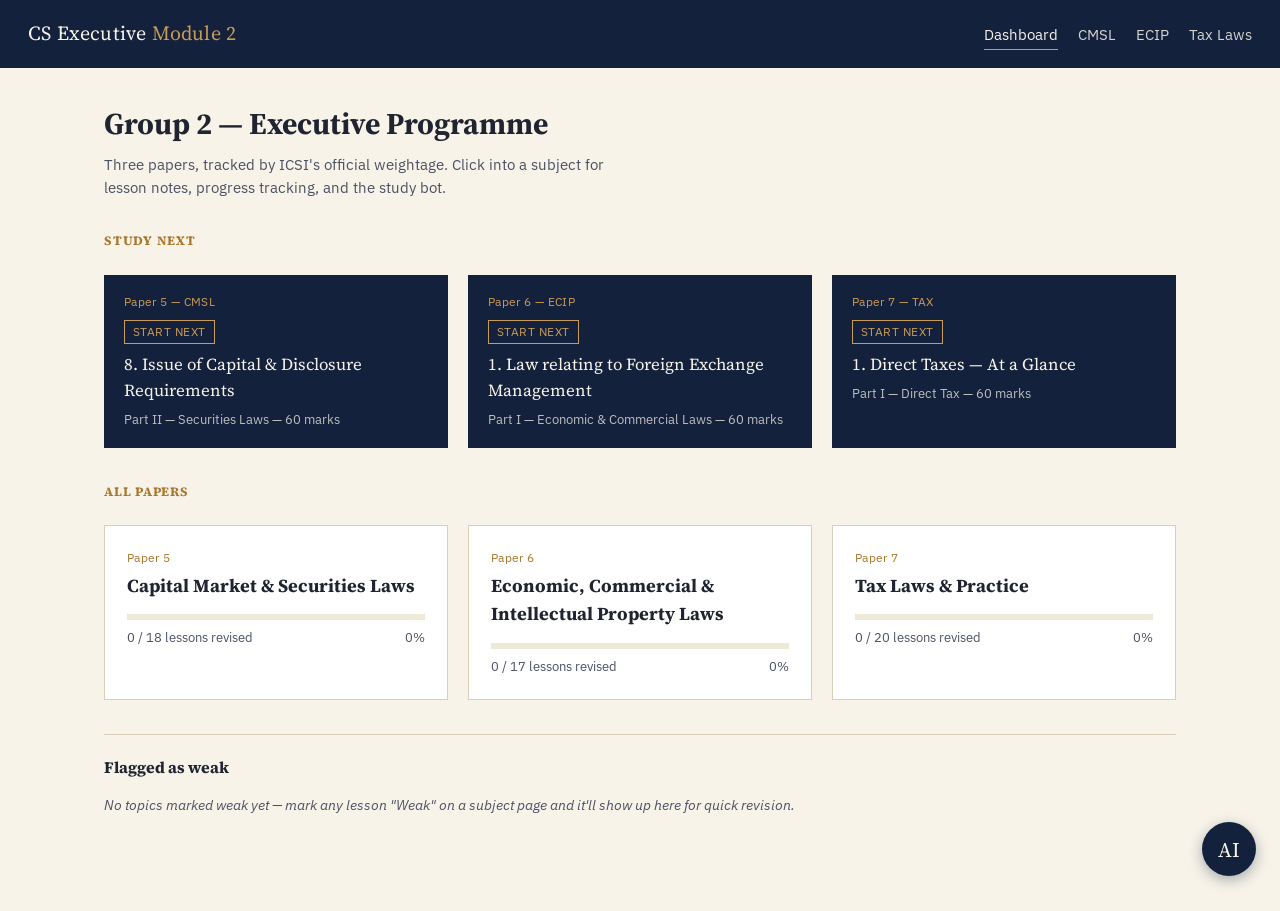
<file: index.html>
<!DOCTYPE html>
<html lang="en">
<head>
<meta charset="UTF-8" />
<meta name="viewport" content="width=device-width, initial-scale=1" />
<title>CS Executive Module 2 — Study Guide</title>
<link rel="preconnect" href="https://fonts.googleapis.com">
<link href="https://fonts.googleapis.com/css2?family=Source+Serif+4:opsz,wght@8..60,400;8..60,600&family=IBM+Plex+Sans:wght@400;500;600&display=swap" rel="stylesheet">
<link rel="stylesheet" href="assets/style.css?v=5" />
</head>
<body>
  <div class="topbar">
    <a href="index.html" class="brand">CS Executive <span>Module 2</span></a>
    <nav>
      <a href="index.html" class="active">Dashboard</a>
      <a href="subject.html?paper=cmsl">CMSL</a>
      <a href="subject.html?paper=ecip">ECIP</a>
      <a href="subject.html?paper=tax">Tax Laws</a>
    </nav>
  </div>

  <div class="wrap">
    <div class="hero">
      <h1>Group 2 — Executive Programme</h1>
      <p>Three papers, tracked by ICSI's official weightage. Click into a subject for lesson notes, progress tracking, and the study bot.</p>
    </div>

    <h3 class="section-label">Study next</h3>
    <div class="paper-grid" id="up-next"></div>

    <h3 class="section-label" style="margin-top:34px;">All papers</h3>
    <div class="paper-grid" id="paper-grid"></div>

    <div class="weak-list">
      <h3>Flagged as weak</h3>
      <div id="weak-items"></div>
    </div>
  </div>

  <script src="assets/data.js?v=2"></script>
  <script src="assets/app.js?v=3"></script>
  <script src="assets/bot.js?v=7"></script>
  <script>renderDashboard();</script>
</body>
</html>
</file>
<file: assets/style.css>
:root {
  --ink: #1f2430;
  --ink-soft: #4b5163;
  --parchment: #f7f3e9;
  --parchment-deep: #efe9d8;
  --rule: #d8cfb8;
  --navy: #14213d;
  --navy-soft: #26324f;
  --brass: #a9772e;
  --brass-soft: #c99b56;
  --done: #3b6e52;
  --weak: #a64b3f;
  --studying: #b8894a;
}

* { box-sizing: border-box; }

body {
  margin: 0;
  background: var(--parchment);
  color: var(--ink);
  font-family: "IBM Plex Sans", -apple-system, sans-serif;
  font-size: 15px;
  line-height: 1.55;
}

h1, h2, h3, .serif {
  font-family: "Source Serif 4", Georgia, serif;
}

a { color: inherit; }

/* ---- Top bar ---- */
.topbar {
  background: var(--navy);
  color: var(--parchment);
  padding: 18px 28px;
  display: flex;
  align-items: baseline;
  justify-content: space-between;
  flex-wrap: wrap;
  gap: 8px;
}
.topbar a.brand {
  font-family: "Source Serif 4", Georgia, serif;
  font-size: 1.25rem;
  text-decoration: none;
  color: var(--parchment);
  letter-spacing: 0.01em;
}
.topbar .brand span { color: var(--brass-soft); }
.topbar nav { display: flex; gap: 20px; font-size: 0.92rem; }
.topbar nav a { text-decoration: none; opacity: 0.85; border-bottom: 1px solid transparent; padding-bottom: 2px; }
.topbar nav a:hover, .topbar nav a.active { opacity: 1; border-color: var(--brass-soft); }

/* ---- Layout ---- */
.wrap { max-width: 1120px; margin: 0 auto; padding: 32px 24px 80px; }

/* ---- Dashboard ---- */
.hero { margin-bottom: 32px; }
.hero h1 { font-size: 1.9rem; margin: 0 0 6px; }
.hero p { color: var(--ink-soft); margin: 0; max-width: 60ch; }

.paper-grid { display: grid; grid-template-columns: repeat(auto-fit, minmax(280px, 1fr)); gap: 20px; margin-top: 24px; }
.paper-card {
  background: #fff;
  border: 1px solid var(--rule);
  padding: 22px;
  text-decoration: none;
  color: var(--ink);
  display: block;
}
.paper-card .code { font-size: 0.78rem; color: var(--brass); letter-spacing: 0.03em; }
.paper-card h2 { font-size: 1.15rem; margin: 4px 0 14px; }
.progress-track { height: 6px; background: var(--parchment-deep); position: relative; margin-bottom: 8px; }
.progress-fill { height: 100%; background: var(--brass); }
.progress-label { font-size: 0.82rem; color: var(--ink-soft); display: flex; justify-content: space-between; }

.weak-list { margin-top: 34px; border-top: 1px solid var(--rule); padding-top: 20px; }
.section-label { font-size: 0.8rem; text-transform: uppercase; letter-spacing: 0.06em; color: var(--brass); margin: 0 0 10px; }
.upnext-card { background: var(--navy); color: var(--parchment); padding: 18px 20px; text-decoration: none; display: block; }
.upnext-card .code { font-size: 0.75rem; color: var(--brass-soft); letter-spacing: 0.03em; }
.upnext-tag { display: inline-block; font-size: 0.72rem; text-transform: uppercase; letter-spacing: 0.04em; padding: 2px 8px; margin: 8px 0 8px; border: 1px solid var(--brass-soft); color: var(--brass-soft); }
.upnext-tag.weak { border-color: var(--weak); color: #e08579; }
.upnext-title { font-family: "Source Serif 4", Georgia, serif; font-size: 1.05rem; margin-bottom: 6px; }
.upnext-part { font-size: 0.8rem; opacity: 0.75; }
.upnext-card.done { color: var(--ink-soft); background: #fff; border: 1px solid var(--rule); }
.upnext-card.done .upnext-title { color: var(--done); }
.recommended-next { background: var(--parchment-deep); border-left: 3px solid var(--brass); padding: 10px 16px; margin-bottom: 24px; font-size: 0.9rem; }
.rec-label { color: var(--ink-soft); font-size: 0.82rem; }
.rec-link { color: var(--brass); font-weight: 600; text-decoration: none; }
.rec-link:hover { text-decoration: underline; }
.lesson.open { background: var(--parchment-deep); }
.weak-list h3 { font-size: 1rem; margin: 0 0 10px; }
.weak-list ul { margin: 0; padding: 0; list-style: none; }
.weak-list li { padding: 6px 0; border-bottom: 1px dotted var(--rule); font-size: 0.92rem; display: flex; justify-content: space-between; }
.weak-list .tag { color: var(--weak); font-size: 0.78rem; }
.empty-note { color: var(--ink-soft); font-size: 0.9rem; font-style: italic; }

/* ---- Subject page ---- */
.subject-head { margin-bottom: 6px; }
.subject-head .code { color: var(--brass); font-size: 0.82rem; letter-spacing: 0.03em; }
.subject-head h1 { margin: 4px 0 4px; font-size: 1.75rem; }
.part-summary { display: flex; gap: 24px; margin: 18px 0 28px; flex-wrap: wrap; }
.part-summary div { font-size: 0.85rem; color: var(--ink-soft); }
.part-summary strong { color: var(--ink); font-family: "Source Serif 4", Georgia, serif; font-size: 1.1rem; display: block; }

.part-divider {
  margin: 34px 0 6px;
  padding-bottom: 6px;
  border-bottom: 2px solid var(--navy);
  display: flex;
  justify-content: space-between;
  align-items: baseline;
}
.part-divider h2 { font-size: 1.05rem; margin: 0; }
.part-divider span { font-size: 0.82rem; color: var(--brass); }

.lesson {
  border-bottom: 1px solid var(--rule);
  padding: 14px 0;
}
.lesson-row { display: flex; align-items: center; gap: 14px; cursor: pointer; }
.lesson-num { font-family: "Source Serif 4", Georgia, serif; color: var(--brass); font-size: 0.95rem; width: 26px; flex-shrink: 0; }
.lesson-title { flex: 1; font-size: 0.98rem; }
.status-select {
  font-size: 0.78rem;
  border: 1px solid var(--rule);
  background: #fff;
  padding: 4px 8px;
  color: var(--ink-soft);
  cursor: pointer;
}
.status-select[data-status="done"] { color: var(--done); border-color: var(--done); }
.status-select[data-status="studying"] { color: var(--studying); border-color: var(--studying); }
.status-select[data-status="weak"] { color: var(--weak); border-color: var(--weak); }

.lesson-notes { display: none; padding: 10px 0 4px 40px; color: var(--ink-soft); font-size: 0.92rem; max-width: 72ch; }
.lesson.open .lesson-notes { display: block; }
.lesson.open .lesson-row .caret { transform: rotate(90deg); }
.caret { transition: transform 0.15s ease; color: var(--brass); flex-shrink: 0; }
.ask-bot-link { display: inline-block; margin-top: 8px; font-size: 0.85rem; color: var(--brass); cursor: pointer; text-decoration: underline; }

/* ---- Bot widget ---- */
#bot-toggle {
  position: fixed; bottom: 24px; right: 24px;
  background: var(--navy); color: var(--parchment);
  border: none; width: 54px; height: 54px; border-radius: 50%;
  font-family: "Source Serif 4", Georgia, serif; font-size: 1.3rem;
  cursor: pointer; box-shadow: 0 4px 14px rgba(20,33,61,0.35);
  z-index: 40;
}
#bot-panel {
  position: fixed; bottom: 90px; right: 24px; width: 360px; max-width: calc(100vw - 32px);
  height: 480px; max-height: calc(100vh - 130px);
  background: #fff; border: 1px solid var(--rule);
  box-shadow: 0 10px 30px rgba(20,33,61,0.25);
  display: none; flex-direction: column; z-index: 40;
}
#bot-panel.open { display: flex; }
#bot-panel { overflow: hidden; transition: width 0.15s ease, height 0.15s ease; }
#bot-panel.maximized {
  width: min(760px, calc(100vw - 32px));
  height: calc(100vh - 120px);
  max-height: calc(100vh - 120px);
  bottom: 20px;
  right: 20px;
}
.bot-head-actions { display: flex; gap: 10px; align-items: center; }
#bot-body { display: flex; flex-direction: column; flex: 1; min-height: 0; }
.bot-head { background: var(--navy); color: var(--parchment); padding: 12px 16px; font-size: 0.9rem; display: flex; justify-content: space-between; align-items: center; flex-shrink: 0; }
.bot-head button { background: none; border: none; color: var(--parchment); cursor: pointer; font-size: 1rem; }
.bot-messages { flex: 1; min-height: 0; overflow-y: auto; padding: 14px 16px; font-size: 0.88rem; }
.bot-msg { margin-bottom: 12px; }
.bot-msg.user { text-align: right; }
.bot-msg .bubble { display: inline-block; padding: 8px 12px; max-width: 85%; text-align: left; overflow-wrap: break-word; word-break: break-word; }
.bot-msg.assistant .bubble { max-width: 96%; }
.bot-msg .bubble p { margin: 0 0 8px; }
.bot-msg .bubble p:last-child { margin-bottom: 0; }
.bot-msg .bubble h3, .bot-msg .bubble h4 { font-size: 0.95rem; margin: 10px 0 4px; }
.bot-msg .bubble h3:first-child, .bot-msg .bubble h4:first-child { margin-top: 0; }
.bot-msg .bubble ul { margin: 4px 0 8px; padding-left: 18px; }
.bot-msg .bubble hr { border: none; border-top: 1px solid var(--rule); margin: 8px 0; }
.bot-msg .bubble code { background: rgba(0,0,0,0.06); padding: 1px 4px; font-size: 0.85em; }
.bot-msg .bubble table { border-collapse: collapse; width: max-content; min-width: 100%; margin: 6px 0 10px; font-size: 0.85em; }
.bot-msg .bubble .table-scroll { overflow-x: auto; margin: 6px 0 10px; }
.bot-msg .bubble .table-scroll table { margin: 0; }
.bot-msg .bubble th, .bot-msg .bubble td { border: 1px solid var(--rule); padding: 4px 6px; text-align: left; vertical-align: top; min-width: 88px; word-break: normal; overflow-wrap: break-word; }
.bot-msg .bubble th { background: var(--parchment-deep); }
.bot-msg .bubble blockquote { margin: 6px 0; padding: 6px 10px; border-left: 3px solid var(--brass); background: var(--parchment-deep); font-style: italic; }
.bot-msg.user .bubble { background: var(--navy); color: var(--parchment); }
.bot-msg.assistant .bubble { background: var(--parchment-deep); }
.bot-msg.system .bubble { background: none; color: var(--ink-soft); font-style: italic; font-size: 0.82rem; padding: 0; }
.bot-select-row { flex-shrink: 0; }
.bot-input-row { display: flex; border-top: 1px solid var(--rule); flex-shrink: 0; }
.bot-input-row input { flex: 1; border: none; padding: 10px 12px; font-size: 0.88rem; font-family: inherit; }
.bot-input-row input:focus { outline: none; }
.bot-input-row button { border: none; background: var(--brass); color: #fff; padding: 0 16px; cursor: pointer; }
.bot-select-row { padding: 8px 12px; border-top: 1px solid var(--rule); font-size: 0.78rem; color: var(--ink-soft); display: flex; align-items: center; gap: 6px; }
.bot-select-row select { font-size: 0.78rem; padding: 2px 4px; }
.bot-settings { padding: 14px 16px; font-size: 0.85rem; }
.bot-settings input { width: 100%; padding: 8px; border: 1px solid var(--rule); margin: 8px 0; font-family: inherit; }
.bot-settings button { background: var(--brass); color: #fff; border: none; padding: 8px 14px; cursor: pointer; }
.bot-settings p { color: var(--ink-soft); font-size: 0.8rem; }
.bot-settings a { color: var(--brass); }

@media (max-width: 640px) {
  .topbar { padding: 14px 16px; }
  .wrap { padding: 22px 14px 70px; }
  #bot-panel { right: 12px; width: calc(100vw - 24px); }
  #bot-toggle { right: 16px; }
}
</file>
